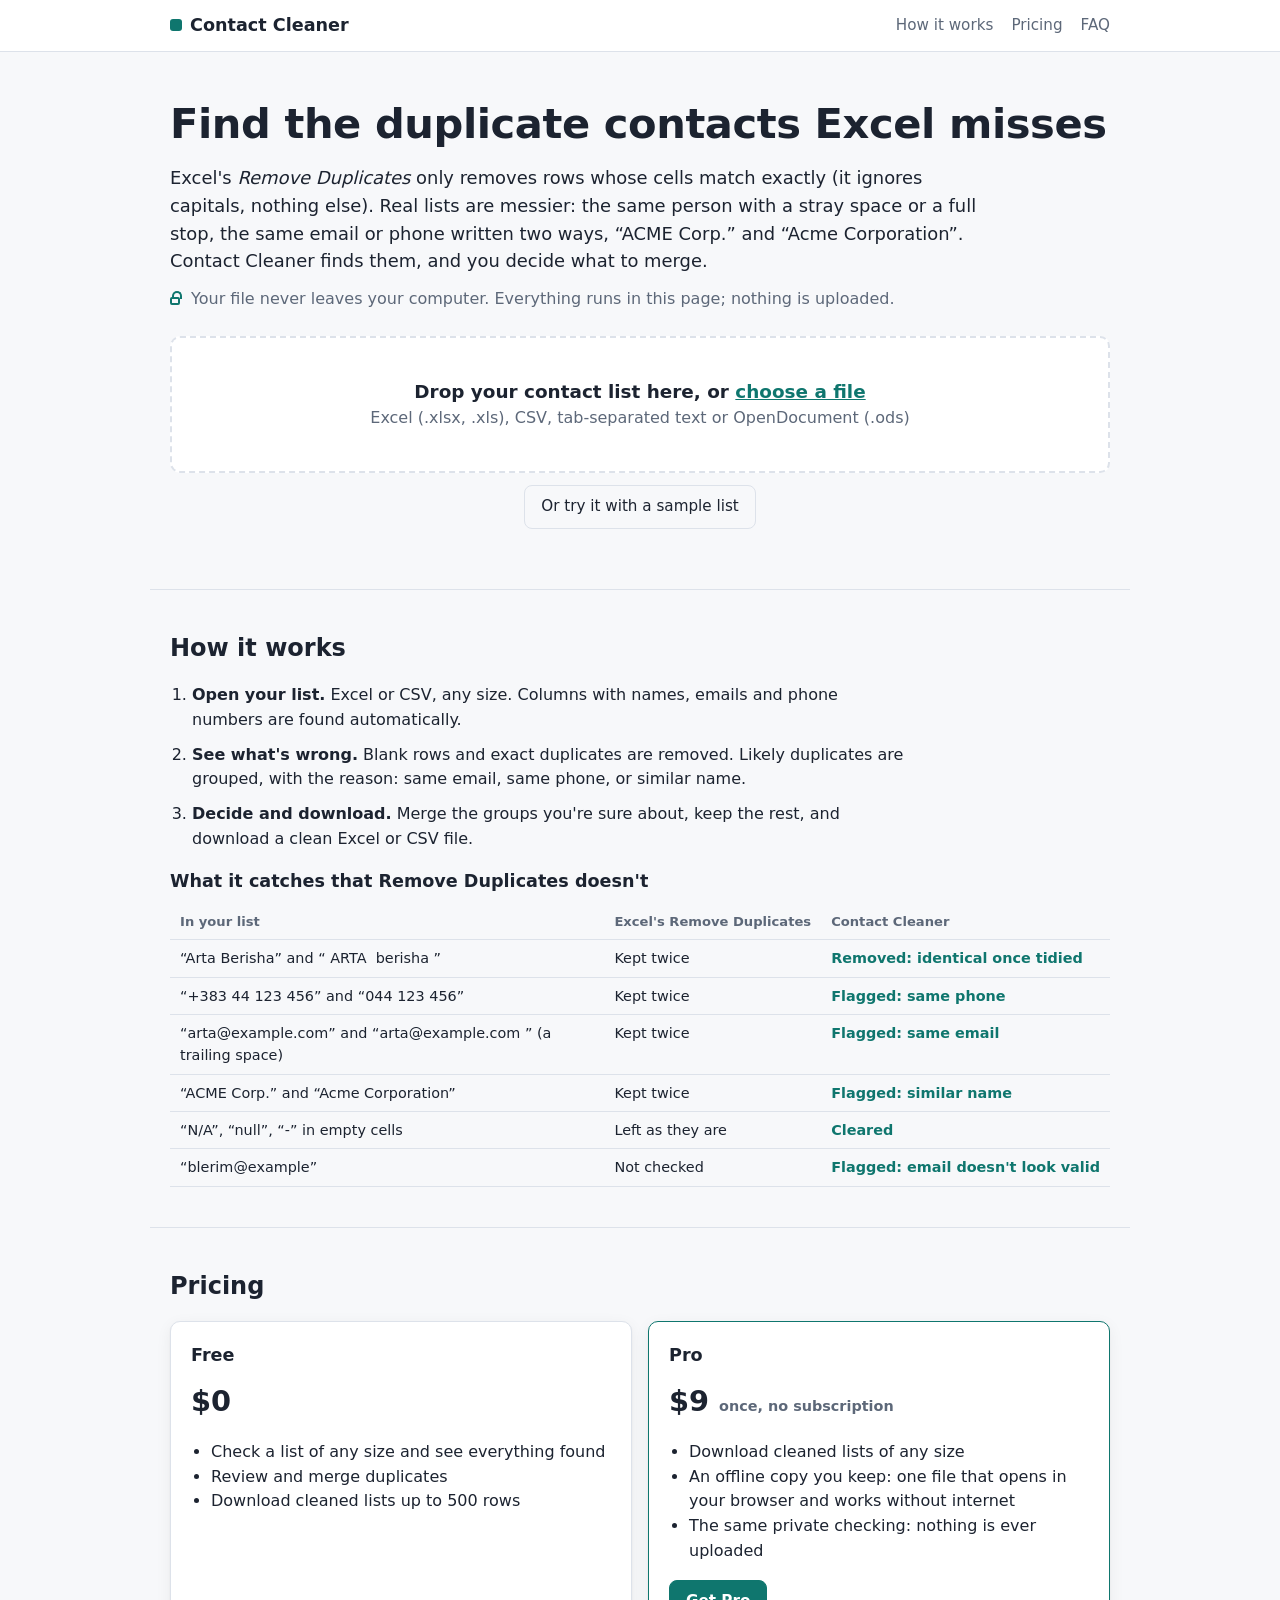
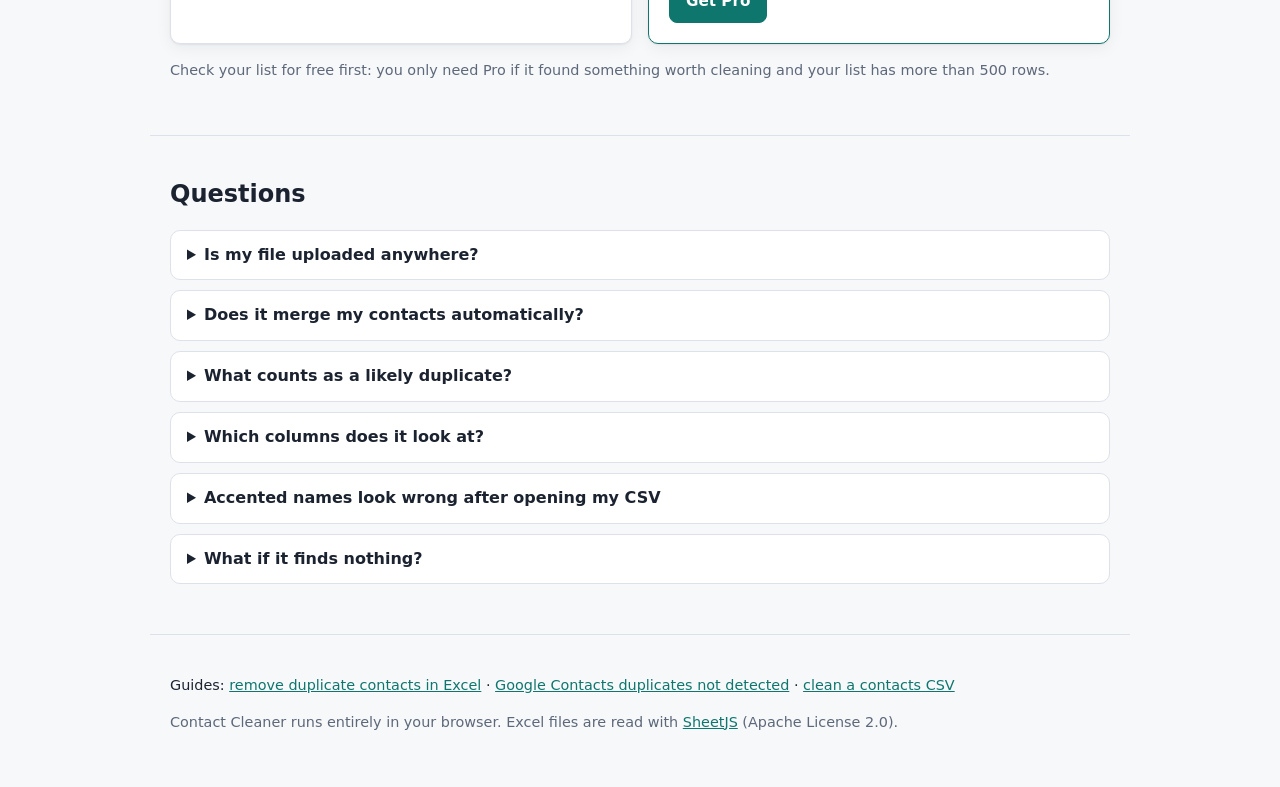
<file: index.html>
<!doctype html>
<html lang="en" data-edition="free">
<head>
<meta charset="utf-8">
<meta name="viewport" content="width=device-width, initial-scale=1">
<!-- No network access at all: the file someone checks can never leave their computer. -->
<meta http-equiv="Content-Security-Policy" content="default-src 'none'; script-src 'self'; style-src 'self'; img-src 'self' data:; connect-src 'none'; form-action 'none'; base-uri 'none'">
<title>Contact Cleaner: find the duplicate contacts Excel misses</title>
<meta name="description" content="Find and remove duplicate contacts in Excel or CSV files, privately in your browser. Catches the same person typed differently, the same email or phone written two ways, and similar names. Your file is never uploaded.">
<link rel="icon" href="data:image/svg+xml,%3Csvg xmlns='http://www.w3.org/2000/svg' viewBox='0 0 32 32'%3E%3Crect x='3' y='3' width='26' height='26' rx='6' fill='%230f766e'/%3E%3Cpath d='M10 16.5l4 4 8-9' stroke='white' stroke-width='3' fill='none' stroke-linecap='round' stroke-linejoin='round'/%3E%3C/svg%3E">
<link rel="canonical" href="https://naserdemiraj.github.io/contact-cleaner/">
<meta property="og:type" content="website">
<meta property="og:url" content="https://naserdemiraj.github.io/contact-cleaner/">
<meta property="og:title" content="Contact Cleaner: find the duplicate contacts Excel misses">
<meta property="og:description" content="Same email or phone written two ways, similar names, N/A junk: found in your Excel or CSV list, privately in your browser. Free to check.">
<meta property="og:image" content="https://naserdemiraj.github.io/contact-cleaner/og.png">
<meta property="og:image:width" content="1200">
<meta property="og:image:height" content="630">
<meta name="twitter:card" content="summary_large_image">
<link rel="stylesheet" href="style.css">
</head>
<body>
<header class="top">
  <div class="wrap top-row">
    <a class="brand" href="#">Contact&nbsp;Cleaner</a>
    <nav>
      <a href="#how">How it works</a>
      <a href="#pricing" data-only="free">Pricing</a>
      <a href="#faq">FAQ</a>
    </nav>
  </div>
</header>

<main>
<section class="hero wrap">
  <h1>Find the duplicate contacts Excel misses</h1>
  <p class="lede">Excel's <em>Remove Duplicates</em> only removes rows whose cells match exactly (it ignores capitals, nothing else). Real lists are messier: the same person with a stray space or a full stop, the same email or phone written two ways, <q>ACME Corp.</q> and <q>Acme Corporation</q>. Contact Cleaner finds them, and you decide what to merge.</p>
  <p class="privacy-line"><span class="lock" aria-hidden="true"></span> Your file never leaves your computer. Everything runs in this page; nothing is uploaded.</p>

  <div id="drop" class="drop" tabindex="0" role="button" aria-describedby="drop-help">
    <input id="file" type="file" accept=".csv,.txt,.tsv,.xlsx,.xlsm,.xls,.ods" hidden>
    <p class="drop-title">Drop your contact list here, or <span class="link">choose a file</span></p>
    <p id="drop-help" class="muted">Excel (.xlsx, .xls), CSV, tab-separated text or OpenDocument (.ods)</p>
  </div>
  <p class="sample-line"><button id="sample" class="ghost" type="button">Or try it with a sample list</button></p>
  <p id="status" class="status" role="status" aria-live="polite"></p>
</section>

<section id="results" class="wrap results" hidden>
  <div class="results-head">
    <h2 id="results-title">What we found</h2>
    <div id="sheet-pick" class="sheet-pick" hidden>
      <label for="sheet">Sheet</label>
      <select id="sheet"></select>
    </div>
  </div>
  <div id="tiles" class="tiles"></div>
  <p id="columns" class="muted small"></p>
  <ul id="notes" class="notes"></ul>

  <div id="review" class="review">
    <div class="review-head">
      <h3>Likely duplicates to review</h3>
      <div class="bulk">
        <button id="merge-sure" type="button" class="ghost">Merge every group with the same email or phone</button>
        <button id="keep-all" type="button" class="ghost">Keep all</button>
      </div>
    </div>
    <p class="muted small">Nothing is merged unless you choose it. <strong>Merge into one</strong> keeps the first row and fills its empty cells from the others. Cells that differ within a group are highlighted.</p>
    <div id="groups"></div>
    <div id="pager" class="pager"></div>
  </div>

  <details id="invalid" class="invalid" hidden>
    <summary id="invalid-title"></summary>
    <div class="table-scroll"><table id="invalid-table"></table></div>
  </details>

  <div id="export" class="export">
    <h3>Download</h3>
    <p id="export-count"></p>
    <div id="export-buttons" class="export-buttons">
      <button id="dl-xlsx" type="button" class="primary">Cleaned list (.xlsx)</button>
      <button id="dl-csv" type="button">Cleaned list (.csv)</button>
      <button id="dl-dupes" type="button">Duplicates for review (.csv)</button>
      <button id="dl-summary" type="button" class="ghost">Summary (.txt)</button>
    </div>
    <div id="upsell" class="upsell" hidden>
      <p id="upsell-text"></p>
      <a id="buy" class="primary button" href="https://payhip.com/b/rse9L" target="_blank" rel="noopener">Get Contact Cleaner Pro</a>
    </div>
  </div>
</section>

<section id="how" class="wrap band">
  <h2>How it works</h2>
  <ol class="steps">
    <li><strong>Open your list.</strong> Excel or CSV, any size. Columns with names, emails and phone numbers are found automatically.</li>
    <li><strong>See what's wrong.</strong> Blank rows and exact duplicates are removed. Likely duplicates are grouped, with the reason: same email, same phone, or similar name.</li>
    <li><strong>Decide and download.</strong> Merge the groups you're sure about, keep the rest, and download a clean Excel or CSV file.</li>
  </ol>

  <h3>What it catches that Remove Duplicates doesn't</h3>
  <div class="table-scroll">
  <table class="compare">
    <thead><tr><th>In your list</th><th>Excel's Remove Duplicates</th><th>Contact Cleaner</th></tr></thead>
    <tbody>
      <tr><td><q>Arta Berisha</q> and <q>&nbsp;ARTA&nbsp;&nbsp;berisha&nbsp;</q></td><td>Kept twice</td><td>Removed: identical once tidied</td></tr>
      <tr><td><q>+383 44 123 456</q> and <q>044 123 456</q></td><td>Kept twice</td><td>Flagged: same phone</td></tr>
      <tr><td><q>arta@example.com</q> and <q>arta@example.com&nbsp;</q> (a trailing space)</td><td>Kept twice</td><td>Flagged: same email</td></tr>
      <tr><td><q>ACME Corp.</q> and <q>Acme Corporation</q></td><td>Kept twice</td><td>Flagged: similar name</td></tr>
      <tr><td><q>N/A</q>, <q>null</q>, <q>-</q> in empty cells</td><td>Left as they are</td><td>Cleared</td></tr>
      <tr><td><q>blerim@example</q></td><td>Not checked</td><td>Flagged: email doesn't look valid</td></tr>
    </tbody>
  </table>
  </div>
</section>

<section id="pricing" class="wrap band" data-only="free">
  <h2>Pricing</h2>
  <div class="plans">
    <div class="plan">
      <h3>Free</h3>
      <p class="price">$0</p>
      <ul>
        <li>Check a list of any size and see everything found</li>
        <li>Review and merge duplicates</li>
        <li>Download cleaned lists up to <span class="free-rows">500</span> rows</li>
      </ul>
    </div>
    <div class="plan pro">
      <h3>Pro</h3>
      <p class="price"><span class="pro-price">$9</span> <span class="muted small">once, no subscription</span></p>
      <ul>
        <li>Download cleaned lists of any size</li>
        <li>An offline copy you keep: one file that opens in your browser and works without internet</li>
        <li>The same private checking: nothing is ever uploaded</li>
      </ul>
      <a class="primary button buy-link" href="https://payhip.com/b/rse9L" target="_blank" rel="noopener">Get Pro</a>
    </div>
  </div>
  <p class="muted small">Check your list for free first: you only need Pro if it found something worth cleaning and your list has more than <span class="free-rows">500</span> rows.</p>
</section>

<section id="faq" class="wrap band">
  <h2>Questions</h2>
  <details><summary>Is my file uploaded anywhere?</summary>
    <p>No. The page reads your file inside your browser and never sends it anywhere. Its security settings block it from connecting to any server, so it couldn't send your file even by mistake. You can disconnect from the internet after the page has loaded and it keeps working.</p></details>
  <details><summary>Does it merge my contacts automatically?</summary>
    <p>Only exact duplicates (rows that are identical once spacing and capitals are tidied) are removed automatically. Likely duplicates are grouped for you to decide, because merging two different people is a worse mistake than keeping one duplicate.</p></details>
  <details><summary>What counts as a likely duplicate?</summary>
    <p>Two rows with the same email address, the same phone number (the last eight digits, so <q>+383 44 123 456</q> matches <q>044 123 456</q>), or names that are at least 88% similar after accents, punctuation and company endings like <q>Ltd</q> or <q>Corporation</q> are set aside. When similar names have different emails, the group says so: they may be two different people.</p></details>
  <details><summary>Which columns does it look at?</summary>
    <p>Columns whose headings mention email, name, company or organisation, and phone, mobile or WhatsApp. If no heading says email, a column where most values look like email addresses is used. Every other column is kept as it is.</p></details>
  <details><summary>Accented names look wrong after opening my CSV</summary>
    <p>Some CSV files are saved in an older encoding. Contact Cleaner detects Western and Central European encodings and tells you which one it used; the downloaded files are saved so Excel shows accented names correctly.</p></details>
  <details><summary>What if it finds nothing?</summary>
    <p>Then your list is already clean and you don't need to buy anything. The free check shows everything it finds before you pay.</p></details>
</section>
</main>

<footer class="wrap foot">
  <p class="small" data-only="free">Guides:
    <a href="guides/remove-duplicate-contacts-excel.html">remove duplicate contacts in Excel</a> ·
    <a href="guides/google-contacts-duplicates-not-detected.html">Google Contacts duplicates not detected</a> ·
    <a href="guides/merge-duplicate-contacts-csv.html">clean a contacts CSV</a></p>
  <p class="muted small">Contact Cleaner runs entirely in your browser. Excel files are read with <a href="https://sheetjs.com" rel="noopener">SheetJS</a> (Apache License 2.0).</p>
</footer>

<script src="vendor/xlsx.full.min.js"></script>
<script src="engine.js"></script>
<script src="config.js"></script>
<script src="app.js"></script>
</body>
</html>
</file>
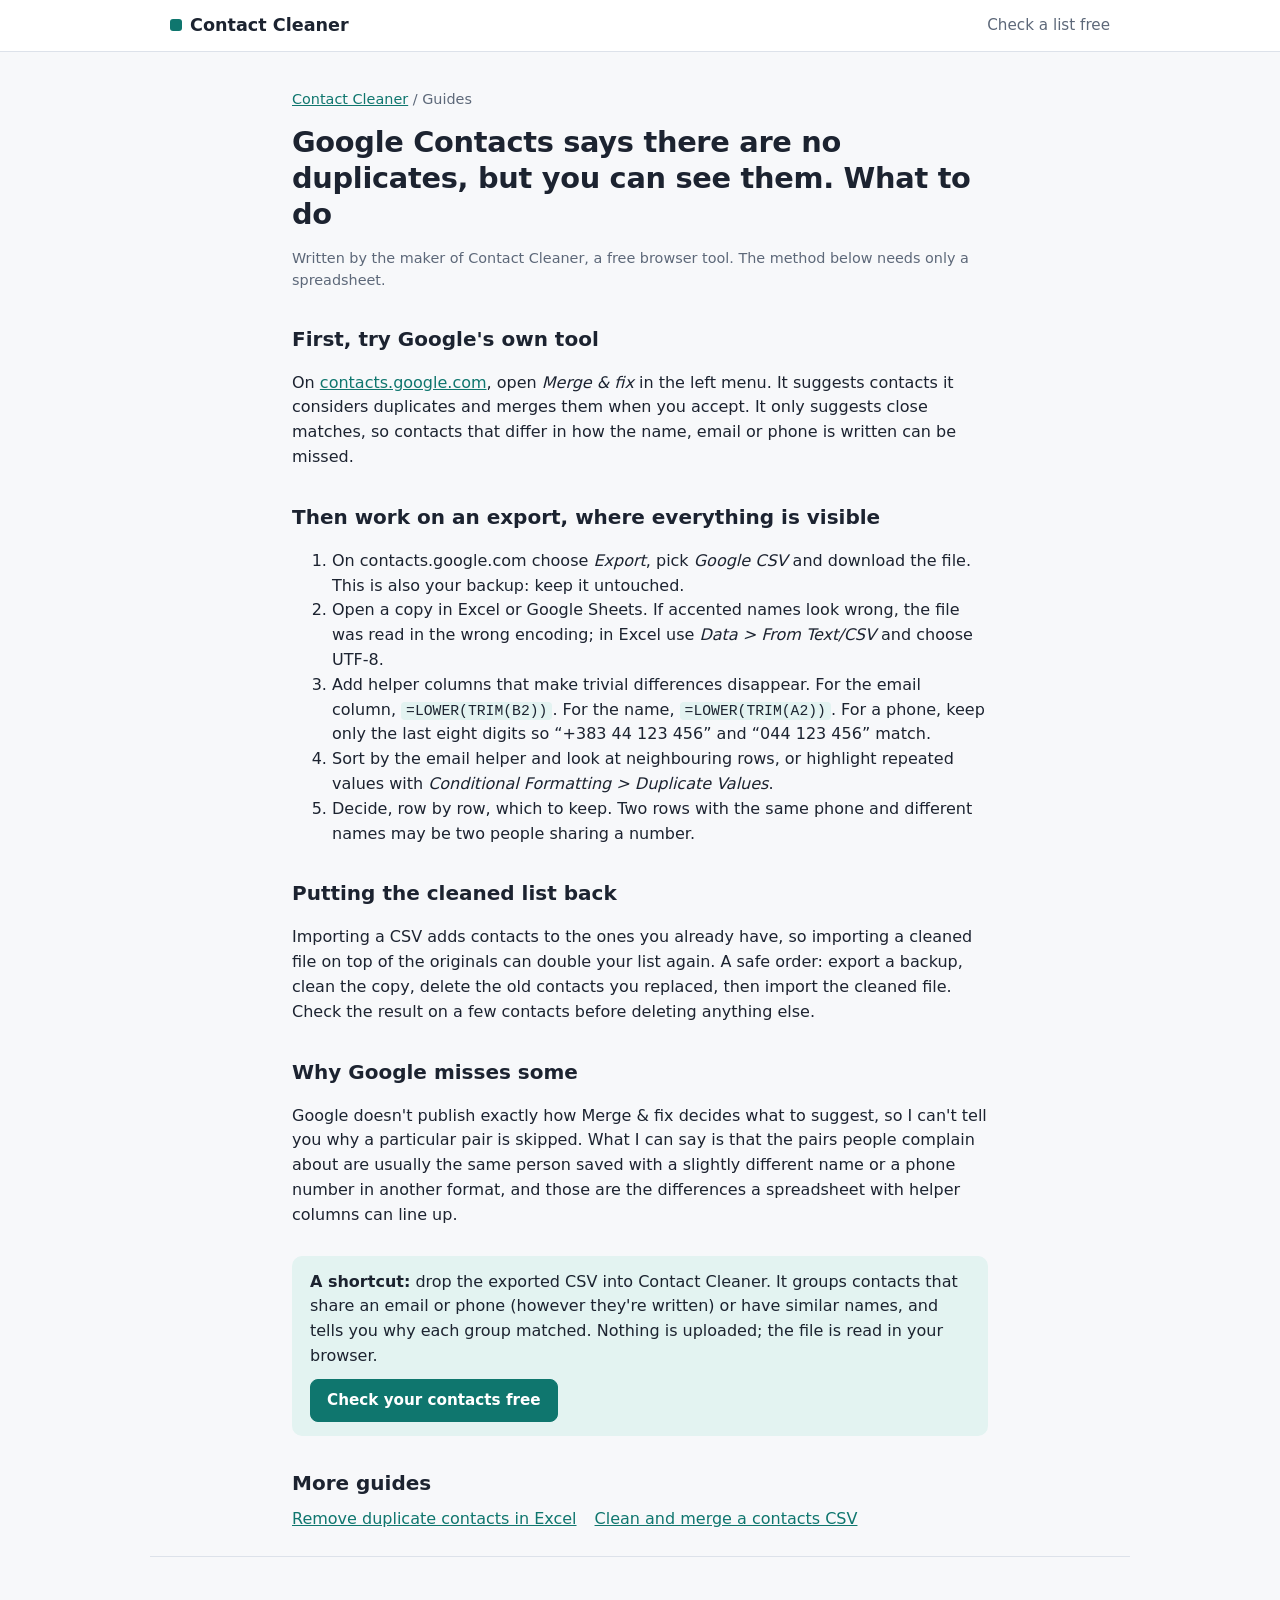
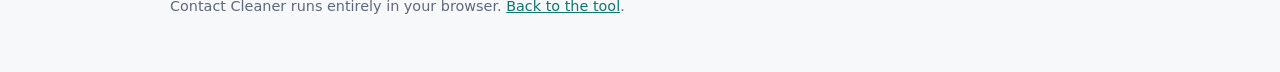
<file: guides/google-contacts-duplicates-not-detected.html>
<!doctype html>
<html lang="en">
<head>
<meta charset="utf-8">
<meta name="viewport" content="width=device-width, initial-scale=1">
<meta http-equiv="Content-Security-Policy" content="default-src 'none'; style-src 'self'; img-src 'self' data:; form-action 'none'; base-uri 'none'">
<title>Google Contacts says no duplicates? How to find them anyway</title>
<meta name="description" content="When Google Contacts' Merge &amp; fix doesn't offer contacts that look the same, export your contacts and find the duplicates yourself. Steps for Excel or Google Sheets.">
<link rel="icon" href="data:image/svg+xml,%3Csvg xmlns='http://www.w3.org/2000/svg' viewBox='0 0 32 32'%3E%3Crect x='3' y='3' width='26' height='26' rx='6' fill='%230f766e'/%3E%3Cpath d='M10 16.5l4 4 8-9' stroke='white' stroke-width='3' fill='none' stroke-linecap='round' stroke-linejoin='round'/%3E%3C/svg%3E">
<link rel="canonical" href="https://naserdemiraj.github.io/contact-cleaner/guides/google-contacts-duplicates-not-detected.html">
<meta property="og:type" content="article">
<meta property="og:url" content="https://naserdemiraj.github.io/contact-cleaner/guides/google-contacts-duplicates-not-detected.html">
<meta property="og:title" content="Google Contacts says no duplicates? How to find them anyway">
<meta property="og:description" content="Export your contacts and find the duplicates Merge &amp; fix doesn't offer.">
<meta property="og:image" content="https://naserdemiraj.github.io/contact-cleaner/og.png">
<meta name="twitter:card" content="summary_large_image">
<link rel="stylesheet" href="../style.css">
</head>
<body>
<header class="top">
  <div class="wrap top-row">
    <a class="brand" href="../">Contact&nbsp;Cleaner</a>
    <nav><a href="../">Check a list free</a></nav>
  </div>
</header>
<main class="wrap guide">
  <p class="crumbs small muted"><a href="../">Contact Cleaner</a> / Guides</p>
  <h1>Google Contacts says there are no duplicates, but you can see them. What to do</h1>
  <p class="muted small">Written by the maker of Contact Cleaner, a free browser tool. The method below needs only a spreadsheet.</p>

  <h2>First, try Google's own tool</h2>
  <p>On <a href="https://contacts.google.com" rel="noopener">contacts.google.com</a>, open <em>Merge &amp; fix</em> in the left menu. It suggests contacts it considers duplicates and merges them when you accept. It only suggests close matches, so contacts that differ in how the name, email or phone is written can be missed.</p>

  <h2>Then work on an export, where everything is visible</h2>
  <ol>
    <li>On contacts.google.com choose <em>Export</em>, pick <em>Google CSV</em> and download the file. This is also your backup: keep it untouched.</li>
    <li>Open a copy in Excel or Google Sheets. If accented names look wrong, the file was read in the wrong encoding; in Excel use <em>Data &gt; From Text/CSV</em> and choose UTF-8.</li>
    <li>Add helper columns that make trivial differences disappear. For the email column, <code>=LOWER(TRIM(B2))</code>. For the name, <code>=LOWER(TRIM(A2))</code>. For a phone, keep only the last eight digits so <q>+383 44 123 456</q> and <q>044 123 456</q> match.</li>
    <li>Sort by the email helper and look at neighbouring rows, or highlight repeated values with <em>Conditional Formatting &gt; Duplicate Values</em>.</li>
    <li>Decide, row by row, which to keep. Two rows with the same phone and different names may be two people sharing a number.</li>
  </ol>

  <h2>Putting the cleaned list back</h2>
  <p>Importing a CSV adds contacts to the ones you already have, so importing a cleaned file on top of the originals can double your list again. A safe order: export a backup, clean the copy, delete the old contacts you replaced, then import the cleaned file. Check the result on a few contacts before deleting anything else.</p>

  <h2>Why Google misses some</h2>
  <p>Google doesn't publish exactly how Merge &amp; fix decides what to suggest, so I can't tell you why a particular pair is skipped. What I can say is that the pairs people complain about are usually the same person saved with a slightly different name or a phone number in another format, and those are the differences a spreadsheet with helper columns can line up.</p>

  <div class="callout">
    <p><strong>A shortcut:</strong> drop the exported CSV into Contact Cleaner. It groups contacts that share an email or phone (however they're written) or have similar names, and tells you why each group matched. Nothing is uploaded; the file is read in your browser.</p>
    <a class="primary button" href="../">Check your contacts free</a>
  </div>

  <h2>More guides</h2>
  <ul class="more-guides">
    <li><a href="remove-duplicate-contacts-excel.html">Remove duplicate contacts in Excel</a></li>
    <li><a href="merge-duplicate-contacts-csv.html">Clean and merge a contacts CSV</a></li>
  </ul>
</main>
<footer class="wrap foot">
  <p class="muted small">Contact Cleaner runs entirely in your browser. <a href="../">Back to the tool</a>.</p>
</footer>
</body>
</html>
</file>
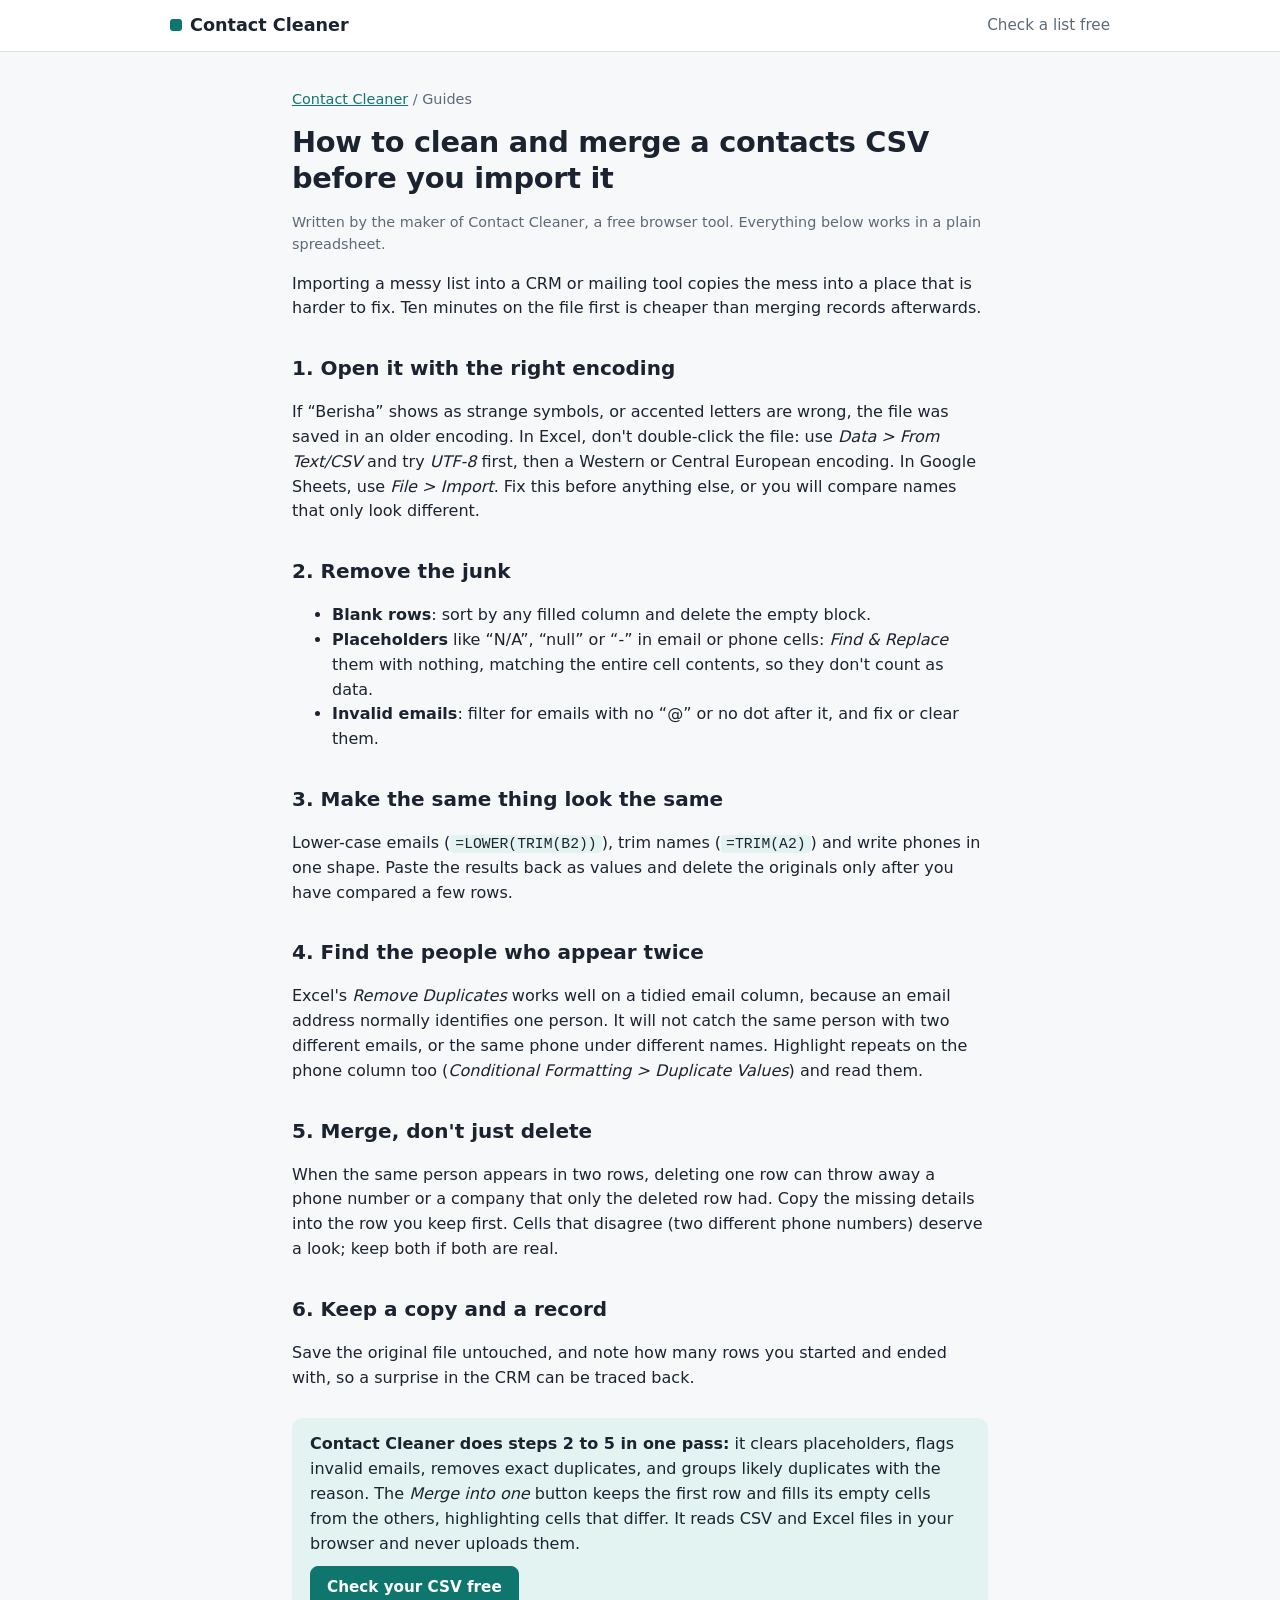
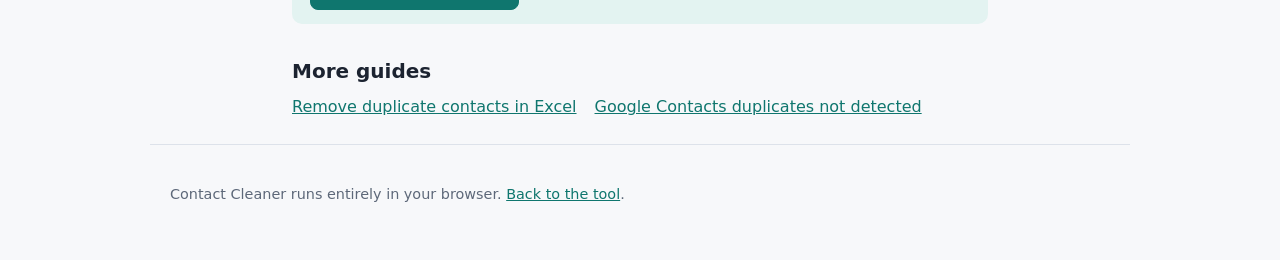
<file: guides/merge-duplicate-contacts-csv.html>
<!doctype html>
<html lang="en">
<head>
<meta charset="utf-8">
<meta name="viewport" content="width=device-width, initial-scale=1">
<meta http-equiv="Content-Security-Policy" content="default-src 'none'; style-src 'self'; img-src 'self' data:; form-action 'none'; base-uri 'none'">
<title>Clean and merge a contacts CSV without losing data</title>
<meta name="description" content="How to clean a contacts CSV before importing it into a CRM or mailing tool: fix the encoding, tidy emails and phones, and merge duplicate people without losing details.">
<link rel="icon" href="data:image/svg+xml,%3Csvg xmlns='http://www.w3.org/2000/svg' viewBox='0 0 32 32'%3E%3Crect x='3' y='3' width='26' height='26' rx='6' fill='%230f766e'/%3E%3Cpath d='M10 16.5l4 4 8-9' stroke='white' stroke-width='3' fill='none' stroke-linecap='round' stroke-linejoin='round'/%3E%3C/svg%3E">
<link rel="canonical" href="https://naserdemiraj.github.io/contact-cleaner/guides/merge-duplicate-contacts-csv.html">
<meta property="og:type" content="article">
<meta property="og:url" content="https://naserdemiraj.github.io/contact-cleaner/guides/merge-duplicate-contacts-csv.html">
<meta property="og:title" content="Clean and merge a contacts CSV without losing data">
<meta property="og:description" content="Fix encoding, tidy emails and phones, and merge duplicate people before you import.">
<meta property="og:image" content="https://naserdemiraj.github.io/contact-cleaner/og.png">
<meta name="twitter:card" content="summary_large_image">
<link rel="stylesheet" href="../style.css">
</head>
<body>
<header class="top">
  <div class="wrap top-row">
    <a class="brand" href="../">Contact&nbsp;Cleaner</a>
    <nav><a href="../">Check a list free</a></nav>
  </div>
</header>
<main class="wrap guide">
  <p class="crumbs small muted"><a href="../">Contact Cleaner</a> / Guides</p>
  <h1>How to clean and merge a contacts CSV before you import it</h1>
  <p class="muted small">Written by the maker of Contact Cleaner, a free browser tool. Everything below works in a plain spreadsheet.</p>

  <p>Importing a messy list into a CRM or mailing tool copies the mess into a place that is harder to fix. Ten minutes on the file first is cheaper than merging records afterwards.</p>

  <h2>1. Open it with the right encoding</h2>
  <p>If <q>Berisha</q> shows as strange symbols, or accented letters are wrong, the file was saved in an older encoding. In Excel, don't double-click the file: use <em>Data &gt; From Text/CSV</em> and try <em>UTF-8</em> first, then a Western or Central European encoding. In Google Sheets, use <em>File &gt; Import</em>. Fix this before anything else, or you will compare names that only look different.</p>

  <h2>2. Remove the junk</h2>
  <ul>
    <li><strong>Blank rows</strong>: sort by any filled column and delete the empty block.</li>
    <li><strong>Placeholders</strong> like <q>N/A</q>, <q>null</q> or <q>-</q> in email or phone cells: <em>Find &amp; Replace</em> them with nothing, matching the entire cell contents, so they don't count as data.</li>
    <li><strong>Invalid emails</strong>: filter for emails with no <q>@</q> or no dot after it, and fix or clear them.</li>
  </ul>

  <h2>3. Make the same thing look the same</h2>
  <p>Lower-case emails (<code>=LOWER(TRIM(B2))</code>), trim names (<code>=TRIM(A2)</code>) and write phones in one shape. Paste the results back as values and delete the originals only after you have compared a few rows.</p>

  <h2>4. Find the people who appear twice</h2>
  <p>Excel's <em>Remove Duplicates</em> works well on a tidied email column, because an email address normally identifies one person. It will not catch the same person with two different emails, or the same phone under different names. Highlight repeats on the phone column too (<em>Conditional Formatting &gt; Duplicate Values</em>) and read them.</p>

  <h2>5. Merge, don't just delete</h2>
  <p>When the same person appears in two rows, deleting one row can throw away a phone number or a company that only the deleted row had. Copy the missing details into the row you keep first. Cells that disagree (two different phone numbers) deserve a look; keep both if both are real.</p>

  <h2>6. Keep a copy and a record</h2>
  <p>Save the original file untouched, and note how many rows you started and ended with, so a surprise in the CRM can be traced back.</p>

  <div class="callout">
    <p><strong>Contact Cleaner does steps 2 to 5 in one pass:</strong> it clears placeholders, flags invalid emails, removes exact duplicates, and groups likely duplicates with the reason. The <em>Merge into one</em> button keeps the first row and fills its empty cells from the others, highlighting cells that differ. It reads CSV and Excel files in your browser and never uploads them.</p>
    <a class="primary button" href="../">Check your CSV free</a>
  </div>

  <h2>More guides</h2>
  <ul class="more-guides">
    <li><a href="remove-duplicate-contacts-excel.html">Remove duplicate contacts in Excel</a></li>
    <li><a href="google-contacts-duplicates-not-detected.html">Google Contacts duplicates not detected</a></li>
  </ul>
</main>
<footer class="wrap foot">
  <p class="muted small">Contact Cleaner runs entirely in your browser. <a href="../">Back to the tool</a>.</p>
</footer>
</body>
</html>
</file>
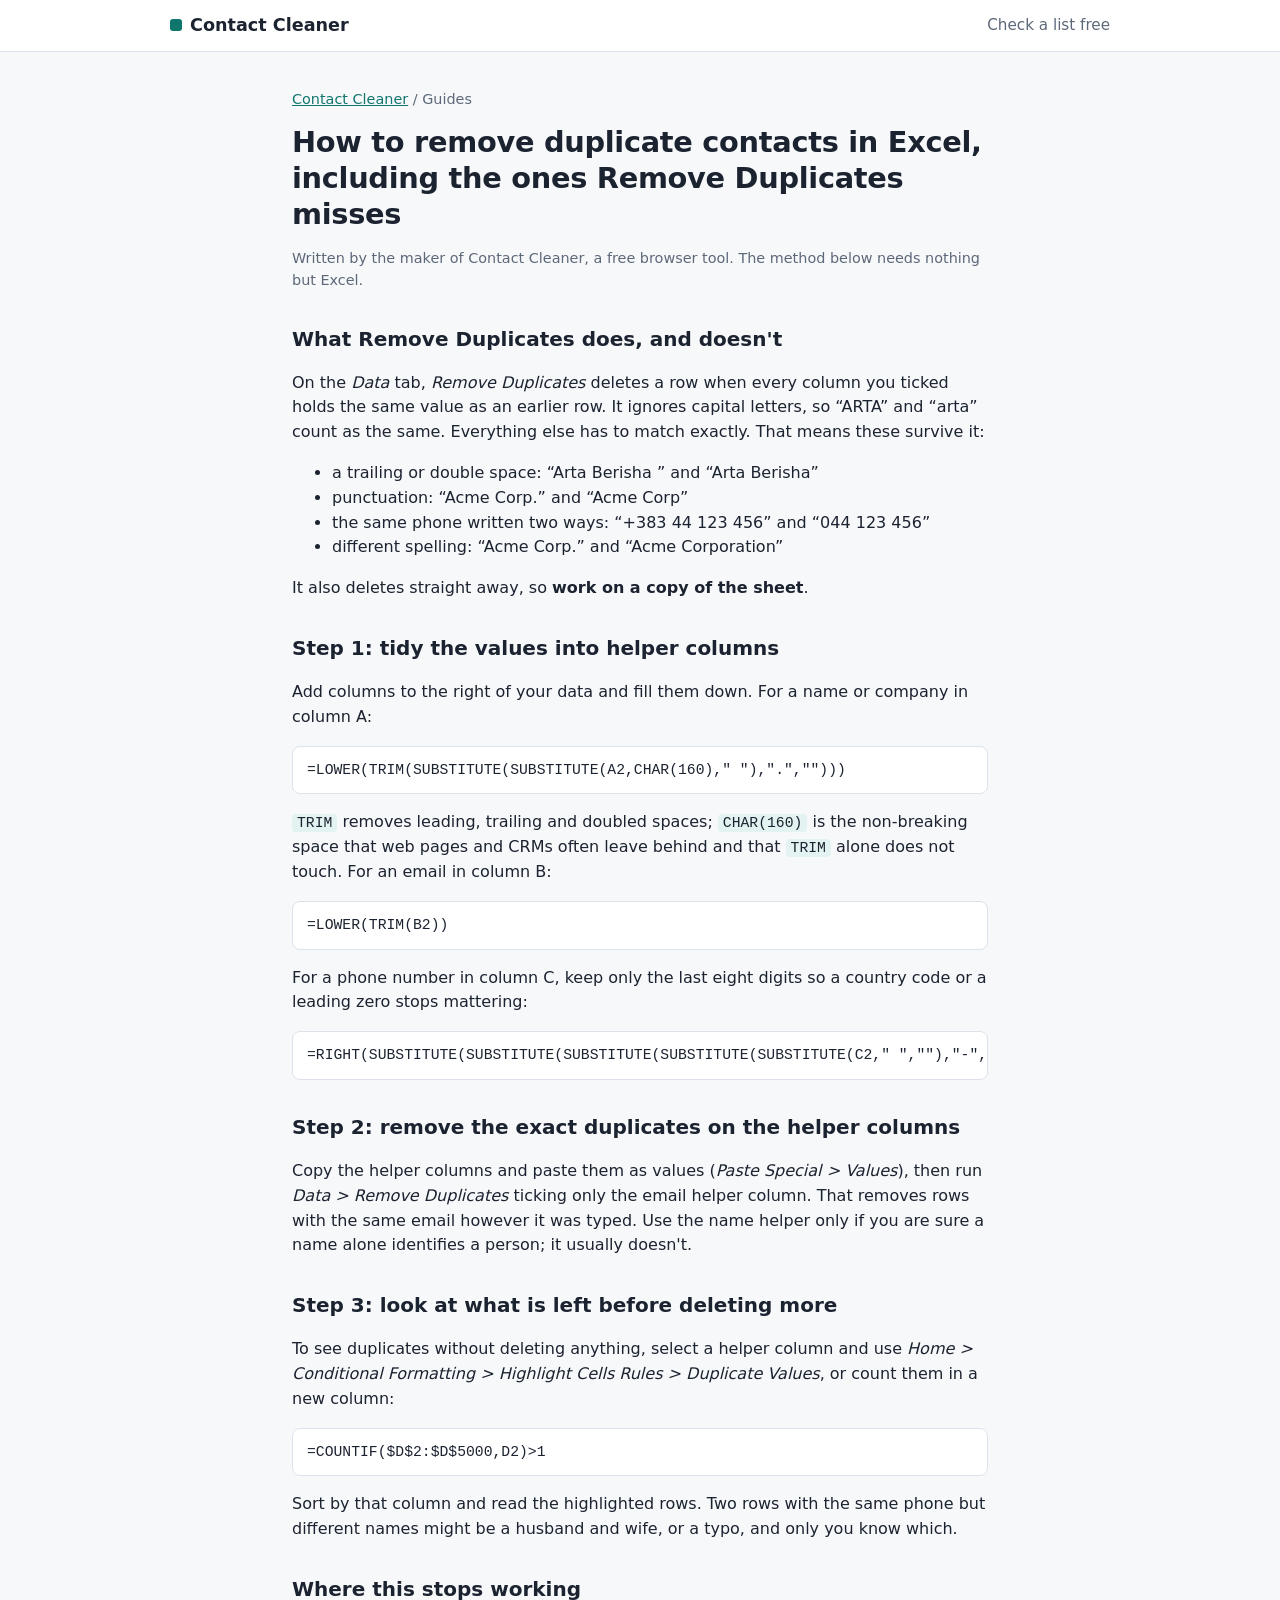
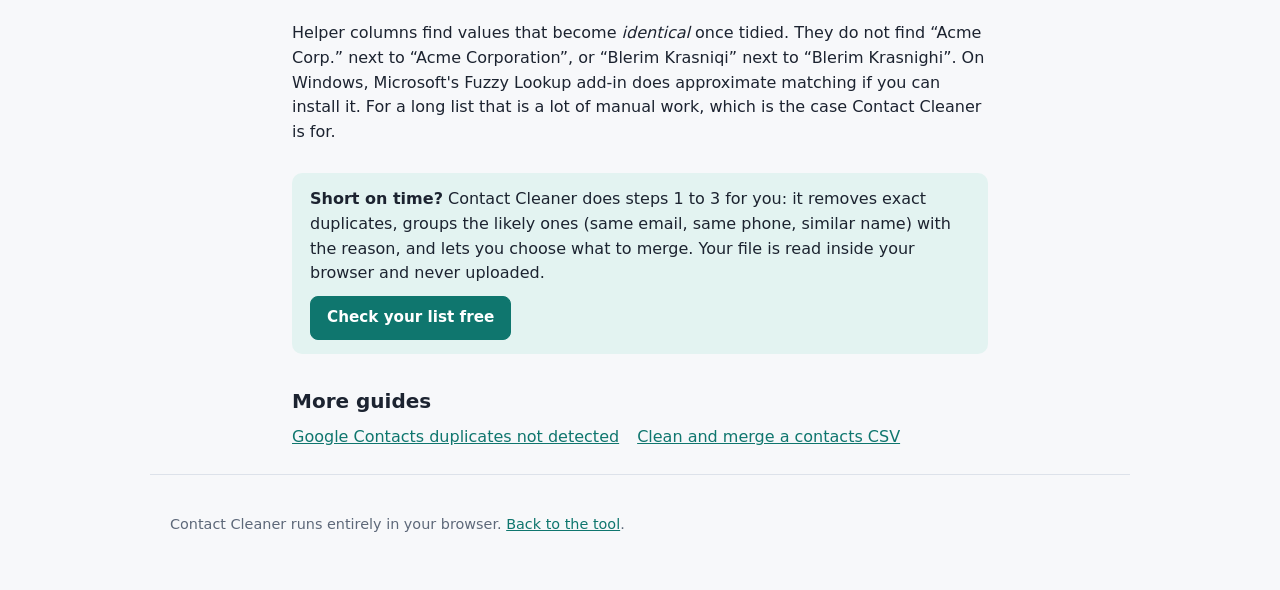
<file: guides/remove-duplicate-contacts-excel.html>
<!doctype html>
<html lang="en">
<head>
<meta charset="utf-8">
<meta name="viewport" content="width=device-width, initial-scale=1">
<meta http-equiv="Content-Security-Policy" content="default-src 'none'; style-src 'self'; img-src 'self' data:; form-action 'none'; base-uri 'none'">
<title>Remove duplicate contacts in Excel, including near-duplicates</title>
<meta name="description" content="Why Excel's Remove Duplicates misses duplicate contacts, and a step-by-step way to catch the ones it skips: stray spaces, phone numbers written two ways, similar names.">
<link rel="icon" href="data:image/svg+xml,%3Csvg xmlns='http://www.w3.org/2000/svg' viewBox='0 0 32 32'%3E%3Crect x='3' y='3' width='26' height='26' rx='6' fill='%230f766e'/%3E%3Cpath d='M10 16.5l4 4 8-9' stroke='white' stroke-width='3' fill='none' stroke-linecap='round' stroke-linejoin='round'/%3E%3C/svg%3E">
<link rel="canonical" href="https://naserdemiraj.github.io/contact-cleaner/guides/remove-duplicate-contacts-excel.html">
<meta property="og:type" content="article">
<meta property="og:url" content="https://naserdemiraj.github.io/contact-cleaner/guides/remove-duplicate-contacts-excel.html">
<meta property="og:title" content="Remove duplicate contacts in Excel, including near-duplicates">
<meta property="og:description" content="Why Remove Duplicates misses duplicate contacts and how to catch the ones it skips.">
<meta property="og:image" content="https://naserdemiraj.github.io/contact-cleaner/og.png">
<meta name="twitter:card" content="summary_large_image">
<link rel="stylesheet" href="../style.css">
</head>
<body>
<header class="top">
  <div class="wrap top-row">
    <a class="brand" href="../">Contact&nbsp;Cleaner</a>
    <nav><a href="../">Check a list free</a></nav>
  </div>
</header>
<main class="wrap guide">
  <p class="crumbs small muted"><a href="../">Contact Cleaner</a> / Guides</p>
  <h1>How to remove duplicate contacts in Excel, including the ones Remove Duplicates misses</h1>
  <p class="muted small">Written by the maker of Contact Cleaner, a free browser tool. The method below needs nothing but Excel.</p>

  <h2>What Remove Duplicates does, and doesn't</h2>
  <p>On the <em>Data</em> tab, <em>Remove Duplicates</em> deletes a row when every column you ticked holds the same value as an earlier row. It ignores capital letters, so <q>ARTA</q> and <q>arta</q> count as the same. Everything else has to match exactly. That means these survive it:</p>
  <ul>
    <li>a trailing or double space: <q>Arta Berisha </q> and <q>Arta Berisha</q></li>
    <li>punctuation: <q>Acme Corp.</q> and <q>Acme Corp</q></li>
    <li>the same phone written two ways: <q>+383 44 123 456</q> and <q>044 123 456</q></li>
    <li>different spelling: <q>Acme Corp.</q> and <q>Acme Corporation</q></li>
  </ul>
  <p>It also deletes straight away, so <strong>work on a copy of the sheet</strong>.</p>

  <h2>Step 1: tidy the values into helper columns</h2>
  <p>Add columns to the right of your data and fill them down. For a name or company in column A:</p>
<pre>=LOWER(TRIM(SUBSTITUTE(SUBSTITUTE(A2,CHAR(160)," "),".","")))</pre>
  <p><code>TRIM</code> removes leading, trailing and doubled spaces; <code>CHAR(160)</code> is the non-breaking space that web pages and CRMs often leave behind and that <code>TRIM</code> alone does not touch. For an email in column B:</p>
<pre>=LOWER(TRIM(B2))</pre>
  <p>For a phone number in column C, keep only the last eight digits so a country code or a leading zero stops mattering:</p>
<pre>=RIGHT(SUBSTITUTE(SUBSTITUTE(SUBSTITUTE(SUBSTITUTE(SUBSTITUTE(C2," ",""),"-",""),"(",""),")",""),"+",""),8)</pre>

  <h2>Step 2: remove the exact duplicates on the helper columns</h2>
  <p>Copy the helper columns and paste them as values (<em>Paste Special &gt; Values</em>), then run <em>Data &gt; Remove Duplicates</em> ticking only the email helper column. That removes rows with the same email however it was typed. Use the name helper only if you are sure a name alone identifies a person; it usually doesn't.</p>

  <h2>Step 3: look at what is left before deleting more</h2>
  <p>To see duplicates without deleting anything, select a helper column and use <em>Home &gt; Conditional Formatting &gt; Highlight Cells Rules &gt; Duplicate Values</em>, or count them in a new column:</p>
<pre>=COUNTIF($D$2:$D$5000,D2)&gt;1</pre>
  <p>Sort by that column and read the highlighted rows. Two rows with the same phone but different names might be a husband and wife, or a typo, and only you know which.</p>

  <h2>Where this stops working</h2>
  <p>Helper columns find values that become <em>identical</em> once tidied. They do not find <q>Acme Corp.</q> next to <q>Acme Corporation</q>, or <q>Blerim Krasniqi</q> next to <q>Blerim Krasnighi</q>. On Windows, Microsoft's Fuzzy Lookup add-in does approximate matching if you can install it. For a long list that is a lot of manual work, which is the case Contact Cleaner is for.</p>

  <div class="callout">
    <p><strong>Short on time?</strong> Contact Cleaner does steps 1 to 3 for you: it removes exact duplicates, groups the likely ones (same email, same phone, similar name) with the reason, and lets you choose what to merge. Your file is read inside your browser and never uploaded.</p>
    <a class="primary button" href="../">Check your list free</a>
  </div>

  <h2>More guides</h2>
  <ul class="more-guides">
    <li><a href="google-contacts-duplicates-not-detected.html">Google Contacts duplicates not detected</a></li>
    <li><a href="merge-duplicate-contacts-csv.html">Clean and merge a contacts CSV</a></li>
  </ul>
</main>
<footer class="wrap foot">
  <p class="muted small">Contact Cleaner runs entirely in your browser. <a href="../">Back to the tool</a>.</p>
</footer>
</body>
</html>
</file>
<file: style.css>
:root {
  --bg: #f7f8fa;
  --surface: #ffffff;
  --text: #1c2330;
  --muted: #5d6879;
  --line: #dde2ea;
  --accent: #0f766e;
  --accent-ink: #ffffff;
  --accent-soft: #e3f3f1;
  --warn-soft: #fff4d6;
  --warn-line: #e8c565;
  --diff: #fff1c2;
  --radius: 10px;
  --shadow: 0 1px 2px rgba(16, 24, 40, .06), 0 4px 16px rgba(16, 24, 40, .06);
  color-scheme: light;
}
@media (prefers-color-scheme: dark) {
  :root {
    --bg: #0f1419;
    --surface: #171e26;
    --text: #e6eaf0;
    --muted: #9aa5b5;
    --line: #2a3441;
    --accent: #2bb5a8;
    --accent-ink: #062320;
    --accent-soft: #123430;
    --warn-soft: #3a3015;
    --warn-line: #7d6522;
    --diff: #4a3d12;
    color-scheme: dark;
  }
}

* { box-sizing: border-box; }
html { scroll-behavior: smooth; }
body {
  margin: 0;
  font: 16px/1.55 system-ui, -apple-system, "Segoe UI", Roboto, "Helvetica Neue", Arial, sans-serif;
  color: var(--text);
  background: var(--bg);
}
a { color: var(--accent); }
q { quotes: "\201C" "\201D"; }
.wrap { max-width: 980px; margin: 0 auto; padding-inline: 20px; }
.muted { color: var(--muted); }
.small { font-size: .9rem; }
[hidden] { display: none !important; }
html[data-edition="pro"] [data-only="free"] { display: none !important; }

/* header */
.top { background: var(--surface); border-bottom: 1px solid var(--line); position: sticky; top: 0; z-index: 5; }
.top-row { display: flex; align-items: center; justify-content: space-between; gap: 16px; padding-block: 12px; flex-wrap: wrap; }
.brand { font-weight: 700; font-size: 1.1rem; color: var(--text); text-decoration: none; }
.brand::before { content: ""; display: inline-block; width: 12px; height: 12px; margin-right: 8px; border-radius: 3px; background: var(--accent); vertical-align: 0; }
nav { display: flex; gap: 18px; flex-wrap: wrap; }
nav a { color: var(--muted); text-decoration: none; font-size: .95rem; }
nav a:hover { color: var(--text); }

/* hero */
.hero { padding-block: 48px 24px; }
h1 { font-size: clamp(1.8rem, 4vw, 2.6rem); line-height: 1.15; margin: 0 0 16px; letter-spacing: -.01em; }
h2 { font-size: 1.5rem; margin: 0 0 16px; }
h3 { font-size: 1.1rem; margin: 0 0 10px; }
.lede { font-size: 1.12rem; max-width: 46em; margin: 0 0 12px; }
.privacy-line { color: var(--muted); margin: 0 0 24px; }
.lock { display: inline-block; width: 10px; height: 8px; border: 2px solid var(--accent); border-radius: 2px; position: relative; margin-right: 6px; top: 1px; }
.lock::before { content: ""; position: absolute; left: 0; top: -8px; width: 6px; height: 6px; border: 2px solid var(--accent); border-bottom: 0; border-radius: 5px 5px 0 0; }

.drop {
  border: 2px dashed var(--line); border-radius: var(--radius); background: var(--surface);
  padding: 40px 20px; text-align: center; cursor: pointer; transition: border-color .15s, background .15s;
}
.drop:hover, .drop:focus-visible, .drop.over { border-color: var(--accent); background: var(--accent-soft); outline: none; }
.drop-title { font-size: 1.15rem; font-weight: 600; margin: 0 0 6px; }
.drop p { margin: 0; }
.link { color: var(--accent); text-decoration: underline; }
.sample-line { margin: 12px 0 0; text-align: center; }
.status { min-height: 1.5em; margin: 12px 0 0; text-align: center; color: var(--muted); }
.status.error { color: #c0392b; }

/* buttons */
button, .button {
  font: inherit; font-size: .95rem; padding: 9px 16px; border-radius: 8px; cursor: pointer;
  border: 1px solid var(--line); background: var(--surface); color: var(--text); text-decoration: none; display: inline-block;
}
button:hover, .button:hover { border-color: var(--accent); }
button:focus-visible, .button:focus-visible, summary:focus-visible { outline: 3px solid var(--accent-soft); outline-offset: 2px; }
button:disabled { opacity: .45; cursor: not-allowed; }
.primary { background: var(--accent); border-color: var(--accent); color: var(--accent-ink); font-weight: 600; }
.ghost { background: transparent; }

/* results */
.results { padding-block: 8px 32px; }
/* Land below the sticky header when scrolled to. */
#results, #review, section[id] { scroll-margin-top: 72px; }
.results-head { display: flex; align-items: baseline; justify-content: space-between; gap: 12px; flex-wrap: wrap; }
.sheet-pick { display: flex; gap: 8px; align-items: center; }
select { font: inherit; padding: 6px 8px; border-radius: 6px; border: 1px solid var(--line); background: var(--surface); color: var(--text); }
.tiles { display: grid; grid-template-columns: repeat(auto-fit, minmax(150px, 1fr)); gap: 12px; margin: 8px 0 12px; }
.tile { background: var(--surface); border: 1px solid var(--line); border-radius: var(--radius); padding: 14px 16px; box-shadow: var(--shadow); }
.tile .n { font-size: 1.7rem; font-weight: 700; line-height: 1.1; }
.tile .l { color: var(--muted); font-size: .88rem; }
.tile.hot { border-color: var(--accent); }
.notes { margin: 0 0 16px; padding-left: 20px; color: var(--muted); font-size: .92rem; }

.review { margin-top: 20px; }
.review-head { display: flex; justify-content: space-between; align-items: center; gap: 12px; flex-wrap: wrap; }
.bulk { display: flex; gap: 8px; flex-wrap: wrap; }
.group { background: var(--surface); border: 1px solid var(--line); border-radius: var(--radius); margin: 12px 0; box-shadow: var(--shadow); }
.group.merge { border-color: var(--accent); }
.group-head { display: flex; justify-content: space-between; align-items: center; gap: 10px; padding: 10px 14px; border-bottom: 1px solid var(--line); flex-wrap: wrap; }
.badge { display: inline-block; font-size: .8rem; font-weight: 600; padding: 2px 8px; border-radius: 999px; background: var(--accent-soft); color: var(--text); }
.badge.caution { background: var(--warn-soft); border: 1px solid var(--warn-line); }
.choice { display: inline-flex; border: 1px solid var(--line); border-radius: 8px; overflow: hidden; }
.choice label { padding: 6px 12px; cursor: pointer; font-size: .9rem; }
.choice input { position: absolute; opacity: 0; pointer-events: none; }
.choice input:checked + span { font-weight: 700; color: var(--accent); }
.choice label:has(input:checked) { background: var(--accent-soft); }
.choice label:has(input:focus-visible) { outline: 3px solid var(--accent-soft); }
.table-scroll { overflow-x: auto; }
table { border-collapse: collapse; width: 100%; font-size: .9rem; }
th, td { text-align: left; padding: 7px 10px; border-bottom: 1px solid var(--line); vertical-align: top; white-space: nowrap; }
th { font-weight: 600; color: var(--muted); font-size: .82rem; }
td.diff { background: var(--diff); }
td.rownum { color: var(--muted); }
.group table tr:last-child td { border-bottom: 0; }
.pager { display: flex; gap: 10px; align-items: center; justify-content: center; margin: 8px 0; }
.invalid { margin: 20px 0; background: var(--surface); border: 1px solid var(--line); border-radius: var(--radius); padding: 10px 14px; }
.invalid summary { cursor: pointer; font-weight: 600; }

.export { margin-top: 24px; background: var(--surface); border: 1px solid var(--line); border-radius: var(--radius); padding: 18px; box-shadow: var(--shadow); }
.export-buttons { display: flex; gap: 10px; flex-wrap: wrap; }
.upsell { margin-top: 14px; padding: 14px; border-radius: 8px; background: var(--warn-soft); border: 1px solid var(--warn-line); }
.upsell p { margin: 0 0 10px; }

/* bands */
.band { padding-block: 40px; border-top: 1px solid var(--line); }
.steps { padding-left: 22px; max-width: 46em; }
.steps li { margin-bottom: 10px; }
.compare td:first-child { white-space: normal; min-width: 14em; }
.compare td:nth-child(3) { color: var(--accent); font-weight: 600; }
.plans { display: grid; grid-template-columns: repeat(auto-fit, minmax(260px, 1fr)); gap: 16px; margin-bottom: 12px; }
.plan { background: var(--surface); border: 1px solid var(--line); border-radius: var(--radius); padding: 20px; box-shadow: var(--shadow); }
.plan.pro { border-color: var(--accent); }
.plan ul { padding-left: 20px; }
.price { font-size: 1.8rem; font-weight: 700; margin: 0 0 6px; }
#faq details { background: var(--surface); border: 1px solid var(--line); border-radius: var(--radius); padding: 12px 16px; margin: 10px 0; }
#faq summary { cursor: pointer; font-weight: 600; }
#faq details p { margin: 10px 0 0; }
.foot { padding-block: 24px 40px; border-top: 1px solid var(--line); }

/* guides */
.guide { max-width: 46em; padding-block: 36px 24px; }
.guide h1 { font-size: 1.8rem; line-height: 1.25; margin: 0 0 12px; }
.guide h2 { font-size: 1.25rem; margin: 32px 0 8px; }
.guide pre, .guide code { font-family: ui-monospace, SFMono-Regular, Consolas, monospace; font-size: .92em; }
.guide pre { background: var(--surface); border: 1px solid var(--line); border-radius: 8px; padding: 12px 14px; overflow-x: auto; }
.guide :not(pre) > code { background: var(--accent-soft); padding: 1px 5px; border-radius: 4px; }
.guide .callout { background: var(--accent-soft); border-radius: var(--radius); padding: 14px 18px; margin: 28px 0; }
.guide .callout p { margin: 0 0 10px; }
.crumbs { margin: 0 0 14px; }
.more-guides { display: flex; gap: 6px 18px; flex-wrap: wrap; margin: 0; padding: 0; list-style: none; }

@media (max-width: 600px) {
  .hero { padding-block: 28px 16px; }
  .drop { padding: 28px 14px; }
  .group-head { align-items: flex-start; }
}
</file>
